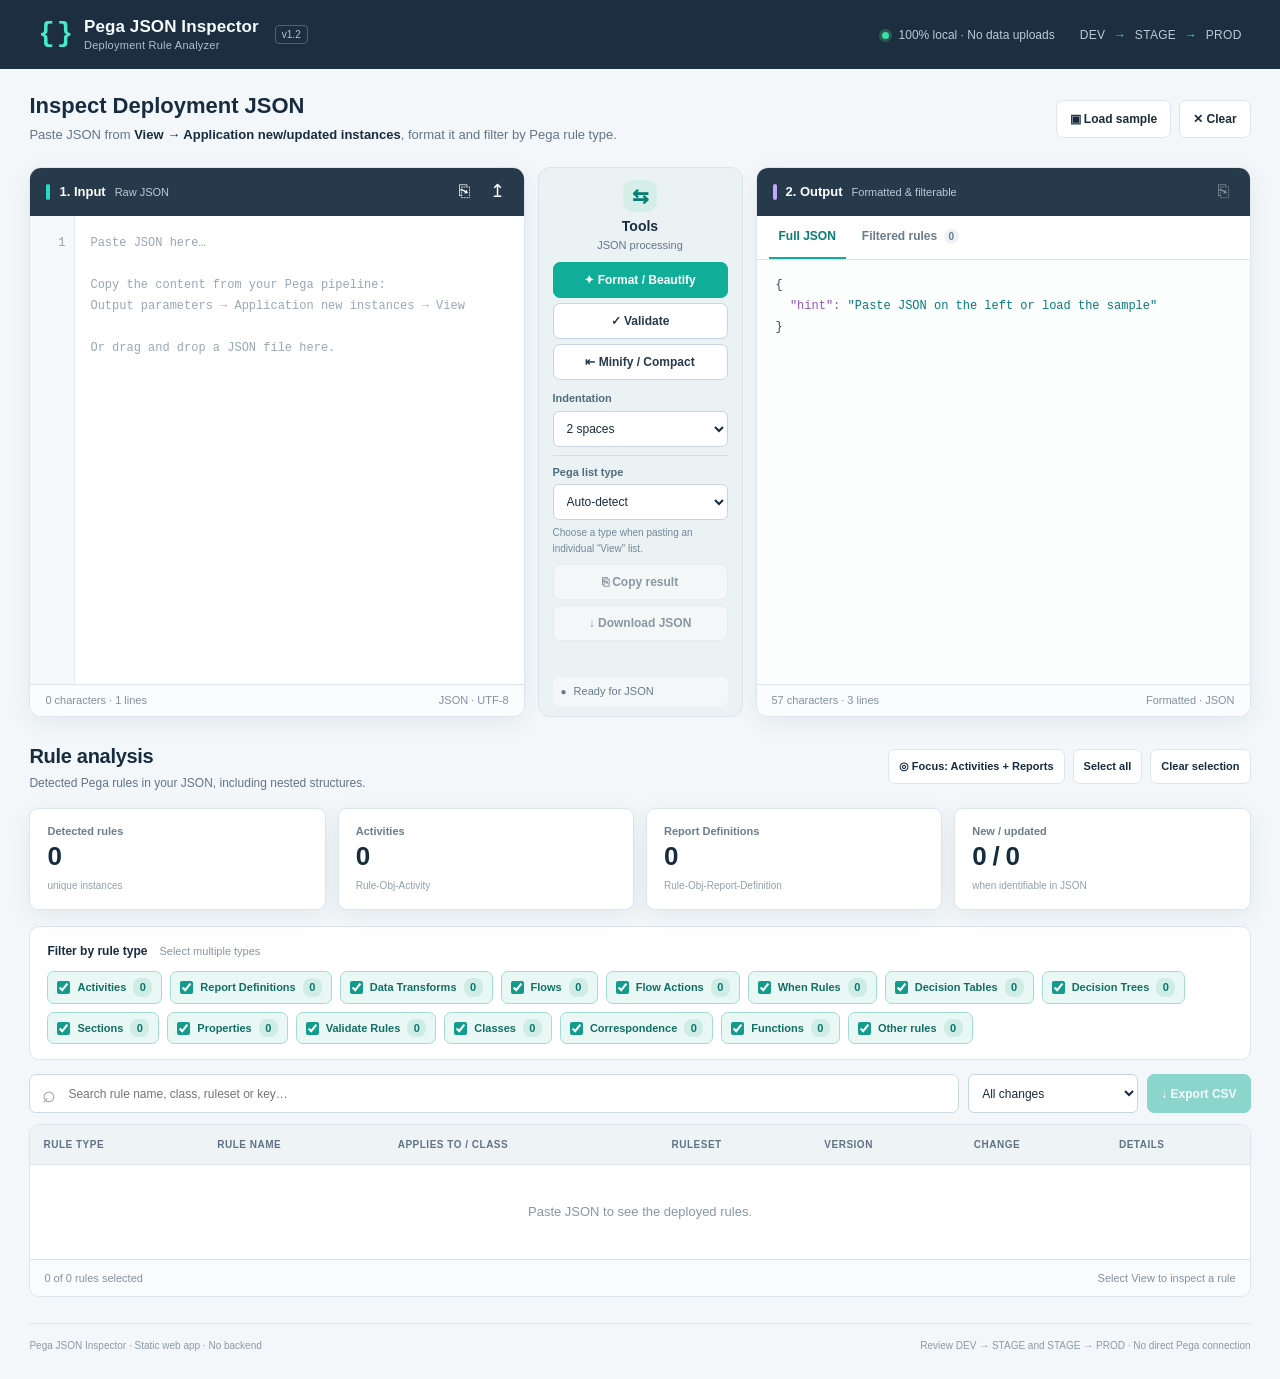
<file: index.html>
<!doctype html>
<html lang="en">
<head>
  <meta charset="utf-8">
  <meta name="viewport" content="width=device-width, initial-scale=1">
  <meta name="color-scheme" content="light">
  <meta name="description" content="Format JSON and inspect Pega Deployment Manager rules locally in your browser.">
  <title>Pega JSON Inspector – Deployment Rule Analyzer</title>
  <link rel="stylesheet" href="src/styles.css">
  <script defer src="src/pega.js"></script>
  <script defer src="src/sample.js"></script>
  <script defer src="src/app.js"></script>
</head>
<body>
  <header class="app-header">
    <div class="brand">
      <span class="brand-mark" aria-hidden="true">{ }</span>
      <span><strong>Pega JSON Inspector</strong><small>Deployment Rule Analyzer</small></span>
      <span class="version-badge">v1.2</span>
    </div>
    <div class="header-right"><span class="privacy-indicator"><span class="dot"></span> 100% local · No data uploads</span><span class="app-tag">DEV <span>→</span> STAGE <span>→</span> PROD</span></div>
  </header>

  <main class="app-container">
    <section class="intro-bar" aria-label="Introduction">
      <div><h1>Inspect Deployment JSON</h1><p>Paste JSON from <b>View → Application new/updated instances</b>, format it and filter by Pega rule type.</p></div>
      <div class="intro-actions"><button id="sampleBtn" class="btn subtle" type="button">▣ Load sample</button><button id="clearBtn" class="btn subtle danger" type="button">✕ Clear</button></div>
    </section>

    <section class="workspace" aria-label="JSON formatter">
      <div class="editor-card input-card">
        <div class="editor-heading"><div class="editor-title"><span class="accent-bar"></span><b>1. Input</b><span class="minor">Raw JSON</span></div><div class="editor-tools"><button type="button" class="icon-button" id="pasteBtn" title="Paste from clipboard" aria-label="Paste">⎘</button><label for="fileInput" class="icon-button clickable" title="Upload JSON file" aria-label="Upload file">↥</label><input id="fileInput" type="file" accept=".json,.txt,application/json,text/plain" hidden></div></div>
        <div class="input-area" id="dropTarget"><div id="lineNumbers" class="line-numbers" aria-hidden="true">1</div><textarea id="rawJson" spellcheck="false" autocapitalize="off" autocomplete="off" autocorrect="off" aria-label="Enter raw JSON" placeholder="Paste JSON here…&#10;&#10;Copy the content from your Pega pipeline:&#10;Output parameters → Application new instances → View&#10;&#10;Or drag and drop a JSON file here."></textarea><div class="empty-hint" id="dropOverlay">Drop file here</div></div>
        <div class="editor-footer"><span id="inputStats">0 characters · 1 line</span><span>JSON · UTF-8</span></div>
      </div>

      <div class="action-panel" aria-label="Tools">
        <div class="action-panel-top"><span class="workflow-icon">⇆</span><b>Tools</b><span class="action-caption">JSON processing</span></div>
        <button class="btn primary full" id="formatBtn" type="button">✦ Format / Beautify</button>
        <button class="btn outline full" id="validateBtn" type="button">✓ Validate</button>
        <button class="btn outline full" id="minifyBtn" type="button">⇤ Minify / Compact</button>
        <div class="tool-label">Indentation</div>
        <select id="indentSelect" aria-label="Indentation"><option value="2">2 spaces</option><option value="4">4 spaces</option><option value="tab">Tab</option></select>
        <hr>
        <div class="tool-label">Pega list type</div>
        <select id="contextSelect" aria-label="Pega list type"><option value="auto">Auto-detect</option><option value="new">New instances</option><option value="updated">Updated instances</option></select>
        <p class="tool-description">Choose a type when pasting an individual “View” list.</p>
        <button class="btn subtle full" id="copyBtn" type="button">⎘ Copy result</button>
        <button class="btn subtle full" id="downloadBtn" type="button">↓ Download JSON</button>
        <div id="validationStatus" class="validation-status neutral" role="status" aria-live="polite"><span>●</span> Ready for JSON</div>
      </div>

      <div class="editor-card output-card">
        <div class="editor-heading"><div class="editor-title"><span class="accent-bar purple"></span><b>2. Output</b><span class="minor">Formatted &amp; filterable</span></div><div class="editor-tools"><button class="icon-button" id="copyOutputIcon" title="Copy result" type="button" aria-label="Copy result">⎘</button></div></div>
        <div class="output-tabs" role="tablist" aria-label="Choose output"><button type="button" id="fullTab" class="output-tab active" aria-selected="true" role="tab">Full JSON</button><button type="button" id="filteredTab" class="output-tab" aria-selected="false" role="tab">Filtered rules <span id="filteredTabCount">0</span></button></div>
        <div class="code-pane" id="codePane"><pre id="formattedJson" class="code-content" aria-label="Formatted JSON">{
  "hint": "Paste JSON on the left or load the sample"
}</pre></div>
        <div class="editor-footer"><span id="outputStats">Preview</span><span id="outputMode">JSON</span></div>
      </div>
    </section>

    <section class="summary" aria-label="Deployment summary">
      <div class="summary-heading"><div><h2>Rule analysis</h2><p>Detected Pega rules in your JSON, including nested structures.</p></div><div class="summary-actions"><button class="btn subtle" id="focusBtn" type="button">◎ Focus: Activities + Reports</button><button class="btn subtle" id="selectAllBtn" type="button">Select all</button><button class="btn subtle" id="deselectAllBtn" type="button">Clear selection</button></div></div>
      <div class="metrics"><div class="metric"><span>Detected rules</span><strong id="totalRules">0</strong><small>unique instances</small></div><div class="metric"><span>Activities</span><strong id="activityCount">0</strong><small>Rule-Obj-Activity</small></div><div class="metric"><span>Report Definitions</span><strong id="reportCount">0</strong><small>Rule-Obj-Report-Definition</small></div><div class="metric"><span>New / updated</span><strong id="changeCounts">0 / 0</strong><small>when identifiable in JSON</small></div></div>
      <div class="filters-section"><div class="filters-title"><b>Filter by rule type</b><span>Select multiple types</span></div><div id="typeFilters" class="type-filters"></div></div>
      <div class="table-toolbar"><div class="search-box"><span aria-hidden="true">⌕</span><input type="search" id="ruleSearch" placeholder="Search rule name, class, ruleset or key…" aria-label="Search rules"></div><select id="changeFilter" aria-label="Filter by change"><option value="all">All changes</option><option value="new">New only</option><option value="updated">Updated only</option><option value="unknown">Unknown status</option></select><button class="btn primary" id="csvBtn" type="button">↓ Export CSV</button></div>
      <div class="table-frame"><div class="table-scroll"><table><thead><tr><th>Rule type</th><th>Rule name</th><th>Applies To / Class</th><th>Ruleset</th><th>Version</th><th>Change</th><th>Details</th></tr></thead><tbody id="rulesBody"><tr><td colspan="7" class="empty-table">Paste JSON to see the deployed rules.</td></tr></tbody></table></div><div class="table-footer"><span id="tableSummary">0 rules shown</span><span>Select View to inspect a rule</span></div></div>
      <div id="analysisNotice" class="analysis-notice" hidden></div>
    </section>
    <footer class="page-footer"><span>Pega JSON Inspector · Static web app · No backend</span><span>Review DEV → STAGE and STAGE → PROD · No direct Pega connection</span></footer>
  </main>
  <dialog id="detailDialog" class="detail-dialog" aria-labelledby="detailTitle"><div class="dialog-top"><div><small>Rule details</small><h2 id="detailTitle">Rule</h2></div><button class="icon-button" id="closeDialogBtn" type="button" aria-label="Close">✕</button></div><div id="detailFields" class="detail-fields"></div><p class="detail-label">Original JSON data</p><pre id="detailJson"></pre><div class="dialog-actions"><button class="btn subtle" id="copyKeyBtn" type="button">Copy key</button><button class="btn primary" id="closeDialogBottomBtn" type="button">Close</button></div></dialog>
  <div id="toast" class="toast" role="status" aria-live="polite"></div>
</body>
</html>
</file>
<file: src/styles.css>
:root{--navy:#263a4c;--navy-d:#1d2e40;--teal:#10ae98;--teal-d:#087f73;--purple:#8069de;--text:#182c3f;--muted:#637587;--line:#dce5ee;--paper:#fff;--bg:#f3f7fa;--soft:#eef4f7;--green:#158c66;--red:#bf4054;--radius:12px;--shadow:0 6px 24px rgba(30,53,77,.07)}
*{box-sizing:border-box}html{min-width:320px}body{margin:0;background:var(--bg);color:var(--text);font-family:Inter,-apple-system,BlinkMacSystemFont,"Segoe UI",Roboto,Arial,sans-serif;font-size:14px;line-height:1.5}button,select,input,textarea{font:inherit}button{cursor:pointer}button:disabled{opacity:.45;cursor:not-allowed}button:focus-visible,select:focus-visible,input:focus-visible,textarea:focus-visible{outline:3px solid #76c6ee;outline-offset:2px}.app-header{height:69px;background:var(--navy-d);color:#f6fcff;display:flex;align-items:center;justify-content:space-between;padding:0 clamp(18px,3vw,48px);gap:14px}.brand{display:flex;align-items:center;gap:11px}.brand-mark{font-family:ui-monospace,SFMono-Regular,Consolas,monospace;color:#45ead0;font-weight:800;font-size:27px;letter-spacing:-7px;padding-right:7px}.brand strong{font-size:17px;letter-spacing:.1px;display:block;line-height:1.24}.brand small{color:#a9c2d0;display:block;font-size:11px;letter-spacing:.25px}.version-badge{border:1px solid #4d6375;border-radius:4px;padding:1px 6px;font-size:10px;color:#b3c7d5;margin-left:5px}.header-right{display:flex;gap:25px;align-items:center;color:#b9cbd6;font-size:12px;font-weight:500}.privacy-indicator{white-space:nowrap}.dot{background:#3ddeab;display:inline-block;width:7px;height:7px;border-radius:50%;margin-right:6px;box-shadow:0 0 0 3px #2c594f}.app-tag{white-space:nowrap;letter-spacing:.3px}.app-tag span{color:#47d8c4;padding:0 5px}.app-container{max-width:1800px;margin:0 auto;padding:24px clamp(15px,2.3vw,38px) 26px}.intro-bar{display:flex;justify-content:space-between;align-items:center;gap:20px;margin-bottom:22px}.intro-bar h1{font-size:22px;line-height:1.2;margin:0 0 6px;font-weight:740}.intro-bar p{color:var(--muted);font-size:13px;margin:0}.intro-bar p b{color:var(--text);font-weight:600}.intro-actions,.summary-actions{display:flex;gap:8px;flex-wrap:wrap}.btn{border:1px solid transparent;background:transparent;border-radius:7px;padding:9px 13px;font-weight:650;font-size:12px;transition:background .12s,border-color .12s;white-space:nowrap}.btn.primary{background:var(--teal);color:#fff;border-color:var(--teal)}.btn.primary:hover{background:var(--teal-d)}.btn.outline{background:#fff;color:var(--navy);border-color:#c6d5df}.btn.outline:hover,.btn.subtle:hover{background:#e7f5f4;border-color:#b1dcd5}.btn.subtle{background:#fff;color:var(--text);border-color:var(--line)}.btn.danger:hover{color:var(--red);background:#fff3f3;border-color:#ebbbbb}.btn.full{width:100%;margin-bottom:9px;text-align:center}.workspace{display:grid;grid-template-columns:minmax(0,1fr) 205px minmax(0,1fr);gap:13px;align-items:stretch;min-height:480px}.editor-card{background:var(--paper);border:1px solid var(--line);border-radius:var(--radius);box-shadow:var(--shadow);min-width:0;overflow:hidden;display:flex;flex-direction:column}.editor-heading{height:48px;flex:0 0 48px;background:var(--navy);color:#fff;display:flex;align-items:center;justify-content:space-between;padding:0 12px 0 16px;gap:10px}.editor-title{display:flex;align-items:center;gap:9px;min-width:0}.editor-title b{font-size:13px;white-space:nowrap}.accent-bar{height:16px;width:4px;border-radius:4px;background:#26dcc4;flex:none}.accent-bar.purple{background:#c4a5ff}.minor{font-size:11px;color:#b8cdd6;white-space:nowrap;overflow:hidden;text-overflow:ellipsis}.editor-tools{display:flex;gap:4px;flex:none}.icon-button{background:transparent;border:0;display:inline-flex;align-items:center;justify-content:center;width:29px;height:29px;border-radius:6px;color:inherit;font-size:18px}.editor-heading .icon-button:hover{background:#42586a}.clickable{cursor:pointer}.input-area{position:relative;flex:1;min-height:390px;overflow:hidden;background:#fff}.line-numbers{position:absolute;top:0;bottom:0;left:0;width:45px;overflow:hidden;padding:17px 9px 17px 0;color:#92a1b0;background:#f6f8fa;text-align:right;pointer-events:none;border-right:1px solid #e4ebef;font:12px/21px ui-monospace,SFMono-Regular,Consolas,monospace;white-space:pre;z-index:1}.input-area textarea{width:100%;height:100%;display:block;min-height:390px;resize:none;background:transparent;border:0;outline:0!important;padding:17px 17px 16px 60px;color:#27384b;font:12px/21px ui-monospace,SFMono-Regular,Consolas,monospace;white-space:pre;overflow:auto;tab-size:2}.input-area textarea::placeholder{color:#99a7b6;opacity:1}.empty-hint{display:none;position:absolute;inset:12px;border:2px dashed var(--teal);border-radius:8px;background:#e6f9f4eb;z-index:5;align-items:center;justify-content:center;font-weight:700;color:var(--teal-d);pointer-events:none}.input-area.dragover .empty-hint{display:flex}.editor-footer{height:32px;background:#fafcfd;border-top:1px solid var(--line);display:flex;justify-content:space-between;align-items:center;padding:0 15px;color:#81919f;font-size:11px;gap:8px;white-space:nowrap}.action-panel{background:#eaf2f4;border:1px solid #d9e5ea;border-radius:var(--radius);padding:17px 14px 12px;display:flex;flex-direction:column}.action-panel-top{text-align:center;margin:0 0 20px}.workflow-icon{background:#d5efe8;color:var(--teal-d);font-weight:800;font-size:24px;width:40px;height:40px;display:flex;align-items:center;justify-content:center;border-radius:11px;margin:0 auto 9px}.action-panel-top b{font-size:14px;display:block}.action-caption{display:block;font-size:11px;color:var(--muted)}.tool-label{font-size:11px;color:#526b7c;font-weight:700;margin:11px 0 6px}.action-panel select,.table-toolbar select{width:100%;padding:9px;border:1px solid #c7d5df;border-radius:6px;background:#fff;color:var(--text);font-size:12px}.action-panel hr{border:0;border-top:1px solid #d0dfe6;width:100%;margin:18px 0 2px}.tool-description{margin:8px 0 16px;font-size:10px;color:#728898;line-height:1.55}.validation-status{border-radius:6px;background:#f4f7f8;color:#657a89;font-size:11px;padding:10px 8px;line-height:1.4;word-break:break-word;margin-top:auto}.validation-status span{font-size:10px;margin-right:4px}.validation-status.valid{background:#dcf4e9;color:#136f51}.validation-status.invalid{background:#ffeced;color:#a62846}.output-tabs{height:44px;flex:none;display:flex;align-items:stretch;border-bottom:1px solid var(--line);padding:0 12px;gap:6px}.output-tab{color:#697c8e;background:none;border:0;border-bottom:2px solid transparent;padding:0 10px;font-size:12px;font-weight:650;white-space:nowrap}.output-tab.active{border-bottom-color:var(--teal);color:var(--teal-d)}.output-tab span{font-size:10px;background:#edf2f6;border-radius:9px;padding:2px 5px;margin-left:3px}.code-pane{position:relative;min-height:346px;flex:1;overflow:auto;background:#fcfdfd}.code-content{margin:0;padding:15px 19px;tab-size:2;color:#33445e;font:12px/21px ui-monospace,SFMono-Regular,Consolas,monospace;white-space:pre;min-width:max-content}.json-key{color:#9156bd}.json-string{color:#067b7d}.json-num{color:#b06a18}.json-bool{color:#a3437e}.json-null{color:#7b8594}.json-brace{color:#697789}.summary{padding-top:24px}.summary-heading{display:flex;justify-content:space-between;align-items:center;gap:16px;margin-bottom:16px}.summary-heading h2{font-size:20px;letter-spacing:-.3px;margin:0 0 3px}.summary-heading p{font-size:12px;color:var(--muted);margin:0}.summary-actions .btn{font-size:11px;padding:8px 10px}.metrics{display:grid;grid-template-columns:repeat(4,minmax(0,1fr));gap:12px;margin:0 0 16px}.metric{background:#fff;border:1px solid var(--line);border-radius:9px;padding:14px 17px;box-shadow:var(--shadow)}.metric>span{color:#6c7e8d;font-size:11px;font-weight:650;display:block}.metric strong{font-size:26px;line-height:1.35;display:block;font-variant-numeric:tabular-nums;letter-spacing:-.7px}.metric small{font-size:10px;color:#91a1ad}.filters-section{background:#fff;border:1px solid var(--line);border-radius:10px;padding:15px 17px;margin-bottom:14px}.filters-title{display:flex;align-items:center;gap:12px;margin-bottom:11px}.filters-title b{font-size:12px}.filters-title span{font-size:11px;color:#8796a4}.type-filters{display:flex;gap:8px;flex-wrap:wrap}.filter-chip{display:inline-flex;align-items:center;gap:7px;padding:6px 9px;border:1px solid #cfdce5;background:#fff;border-radius:7px;cursor:pointer;user-select:none;color:#405365;font-size:11px;font-weight:600;transition:background .12s}.filter-chip:hover{border-color:#83beb7}.filter-chip:has(input:checked){background:#eaf8f5;border-color:#a3dcd3;color:#116f63}.filter-chip input{width:13px;height:13px;accent-color:#139b8b;margin:0;cursor:pointer}.chip-count{background:#e9eef3;color:#6c7b88;padding:1px 5px;min-width:19px;text-align:center;border-radius:8px;font-variant-numeric:tabular-nums}.filter-chip:has(input:checked) .chip-count{background:#cfece5;color:#07786c}.filter-chip:has(input:disabled){opacity:.46}.table-toolbar{display:flex;gap:9px;margin:0 0 11px}.search-box{height:39px;display:flex;align-items:center;background:#fff;border:1px solid #ccd9e2;border-radius:7px;flex:1;min-width:0}.search-box span{font-size:23px;color:#8c9fab;margin:0 12px}.search-box input{width:100%;border:0;outline:0!important;background:transparent;padding:7px 10px 7px 0;font-size:12px;min-width:0}.table-toolbar select{width:170px;max-width:30%}.table-frame{border:1px solid var(--line);border-radius:10px;background:#fff;overflow:hidden}.table-scroll{overflow:auto;max-height:480px}table{width:100%;border-collapse:collapse;font-size:12px;min-width:850px}thead{position:sticky;top:0;z-index:2}th{background:#eef3f6;color:#617383;font-size:10px;text-transform:uppercase;letter-spacing:.5px;text-align:left;padding:12px 13px;border-bottom:1px solid #dbe5eb;white-space:nowrap}td{padding:11px 13px;border-bottom:1px solid #edf1f4;vertical-align:middle;color:#43576b}tbody tr:last-child td{border-bottom:0}tbody tr.rule-row:hover{background:#f8fbfc}td.rule-name{font-weight:670;color:#193c50;max-width:290px;overflow-wrap:anywhere}td code{font-size:11px;color:#5a6f81}.type-pill{display:inline-block;font-weight:650;font-size:10px;background:#edf4fa;border:1px solid #d7e5f2;color:#446e8d;border-radius:5px;padding:4px 7px;white-space:nowrap}.type-pill.priority{background:#e8f6f3;border-color:#bfebe2;color:#087e71}.status-pill{font-size:10px;padding:4px 7px;border-radius:5px;background:#edf1f4;color:#617282;white-space:nowrap}.status-pill.new{background:#e5f5e9;color:#157751}.status-pill.updated{background:#fdf2de;color:#9a6a15}.detail-button{padding:5px 9px;font-size:11px;border-radius:6px;border:1px solid #d5e0e8;background:#fff;color:#26798c}.detail-button:hover{background:#e8f5f7}.empty-table{text-align:center;color:#8797a5;padding:37px!important;font-size:13px}.table-footer{display:flex;justify-content:space-between;gap:10px;background:#fafbfc;padding:10px 14px;border-top:1px solid var(--line);font-size:11px;color:#8493a1}.analysis-notice{font-size:12px;color:#885f1b;background:#fff9eb;padding:12px 14px;border:1px solid #eeddb5;border-radius:8px;margin-top:12px}.page-footer{display:flex;justify-content:space-between;gap:16px;color:#8a9aa6;margin-top:26px;padding:14px 0 0;border-top:1px solid #dce5ed;font-size:10px}.detail-dialog{position:fixed;border:1px solid #dce5eb;border-radius:12px;padding:0;width:min(720px,calc(100vw - 30px));max-height:calc(100vh - 50px);box-shadow:0 25px 80px #122b4055;color:var(--text)}.detail-dialog::backdrop{background:#0f253a88}.dialog-top{display:flex;align-items:start;justify-content:space-between;padding:21px 24px 15px;border-bottom:1px solid var(--line)}.dialog-top small{font-size:11px;color:#8797a5}.dialog-top h2{font-size:20px;margin:2px 0 0;overflow-wrap:anywhere}.dialog-top .icon-button{color:#536778}.detail-fields{display:grid;grid-template-columns:1fr 1fr;gap:12px 18px;padding:20px 24px}.detail-fields dt{font-size:10px;text-transform:uppercase;letter-spacing:.5px;color:#8498a5}.detail-fields dd{margin:2px 0 0;font-size:12px;overflow-wrap:anywhere}.detail-label{padding:0 24px;margin:0 0 8px;font-size:11px;font-weight:700}.detail-dialog pre{background:#f5f8fa;color:#314a60;border:1px solid var(--line);border-radius:6px;white-space:pre;overflow:auto;max-height:210px;margin:0 24px;font-size:11px;padding:13px;line-height:1.6}.dialog-actions{display:flex;justify-content:flex-end;gap:8px;padding:17px 24px 22px}.toast{position:fixed;bottom:25px;right:25px;background:var(--navy-d);color:#fff;border-radius:8px;padding:11px 17px;box-shadow:0 8px 24px #13243a55;font-size:12px;font-weight:650;opacity:0;transform:translateY(12px);pointer-events:none;transition:opacity .2s,transform .2s;z-index:10;max-width:min(420px,90vw)}.toast.show{opacity:1;transform:translateY(0)}
@media(max-width:1150px){.workspace{grid-template-columns:minmax(0,1fr) 170px minmax(0,1fr);gap:9px}.action-panel{padding:14px 10px}.minor{display:none}.editor-title{gap:6px}.summary-actions{max-width:420px;justify-content:flex-end}.header-right{gap:10px}}
@media(max-width:850px){.workspace{grid-template-columns:1fr 1fr}.action-panel{grid-column:1/-1;grid-row:2;display:grid;grid-template-columns:repeat(3,1fr);gap:7px;align-items:start}.action-panel-top{grid-column:1/-1;margin:0}.action-panel-top .workflow-icon,.action-caption,.action-panel hr,.tool-description,.action-panel .tool-label{display:none}.action-panel .btn.full{margin:0}.action-panel select{height:38px}.validation-status{grid-column:1/-1;margin:4px 0 0}.input-card{grid-row:1}.output-card{grid-row:1}.input-area,.input-area textarea{min-height:340px}.metrics{grid-template-columns:repeat(2,1fr)}.summary-heading{align-items:start}.summary-actions{max-width:275px}.app-tag{display:none}}
@media(max-width:610px){.app-header{padding:0 15px}.version-badge,.privacy-indicator{display:none}.intro-bar,.summary-heading{align-items:start;flex-direction:column}.intro-bar{gap:11px}.workspace{display:flex;flex-direction:column}.input-area,.input-area textarea{min-height:275px;height:275px}.code-pane{min-height:275px;height:275px;flex:initial}.action-panel{order:2}.input-card{order:1}.output-card{order:3}.action-panel{grid-template-columns:repeat(2,1fr)}.action-panel-top{grid-column:1/-1}.action-panel .btn,.action-panel select{font-size:11px}.action-panel #contextSelect,.action-panel #indentSelect{grid-column:auto}.output-tabs{overflow:auto}.metrics{gap:7px}.metric{padding:12px}.metric strong{font-size:23px}.summary-actions{max-width:none}.table-toolbar{flex-wrap:wrap}.table-toolbar .search-box{flex-basis:100%}.table-toolbar select{width:auto;max-width:none;flex:1}.table-footer span:last-child{display:none}.page-footer{flex-direction:column;gap:4px}.detail-fields{grid-template-columns:1fr}.intro-bar h1{font-size:19px}}
/* Editors keep equal height even when the formatted JSON contains thousands of lines. */
@media (min-width:851px){
  .workspace{height:510px;min-height:0}
  .editor-card,.action-panel{min-height:0}
  .input-area,.input-area textarea,.code-pane{min-height:0}
}
@media (min-width:851px){
  .workspace{height:550px}
  .action-panel{overflow-y:auto;padding-top:12px;padding-bottom:10px}
  .action-panel-top{margin-bottom:9px}
  .workflow-icon{height:32px;width:34px;font-size:20px;margin-bottom:4px}
  .action-panel .btn.full{margin-bottom:5px;padding-top:8px;padding-bottom:8px}
  .action-panel .tool-label{margin:5px 0 4px}
  .action-panel hr{margin:8px 0 3px}
  .action-panel .tool-description{margin:5px 0 8px}
  .action-panel .validation-status{padding:7px 8px}
}
</file>
